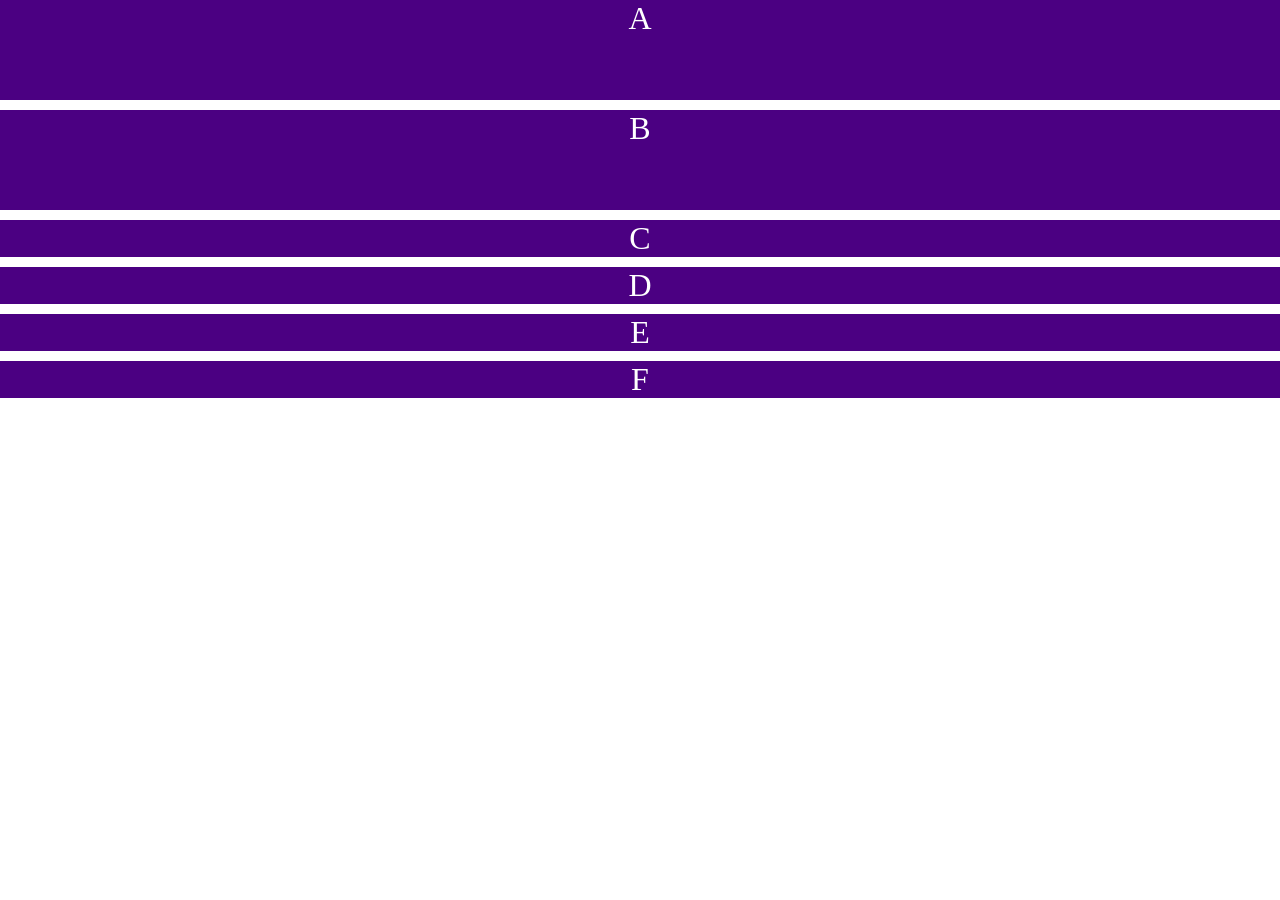
<file: semana 5/cssGRID/INDEX.HTML>
<!DOCTYPE html>
<html lang="en">
<head>
    <meta charset="UTF-8">
    <meta name="viewport" content="width=device-width, initial-scale=1.0">
    <title>CSSGRID</title>
    <link rel="stylesheet" href="./XD.CSS">
</head>
<body>
    <div class="container">
        <div class="lista">A</div>
        <div class="lista">B</div>
        <div class="lista">C</div>
        <div class="lista">D</div>
        <div class="lista">E</div>
        <div class="lista">F</div>
    </div>
</body>
</html>
</file>
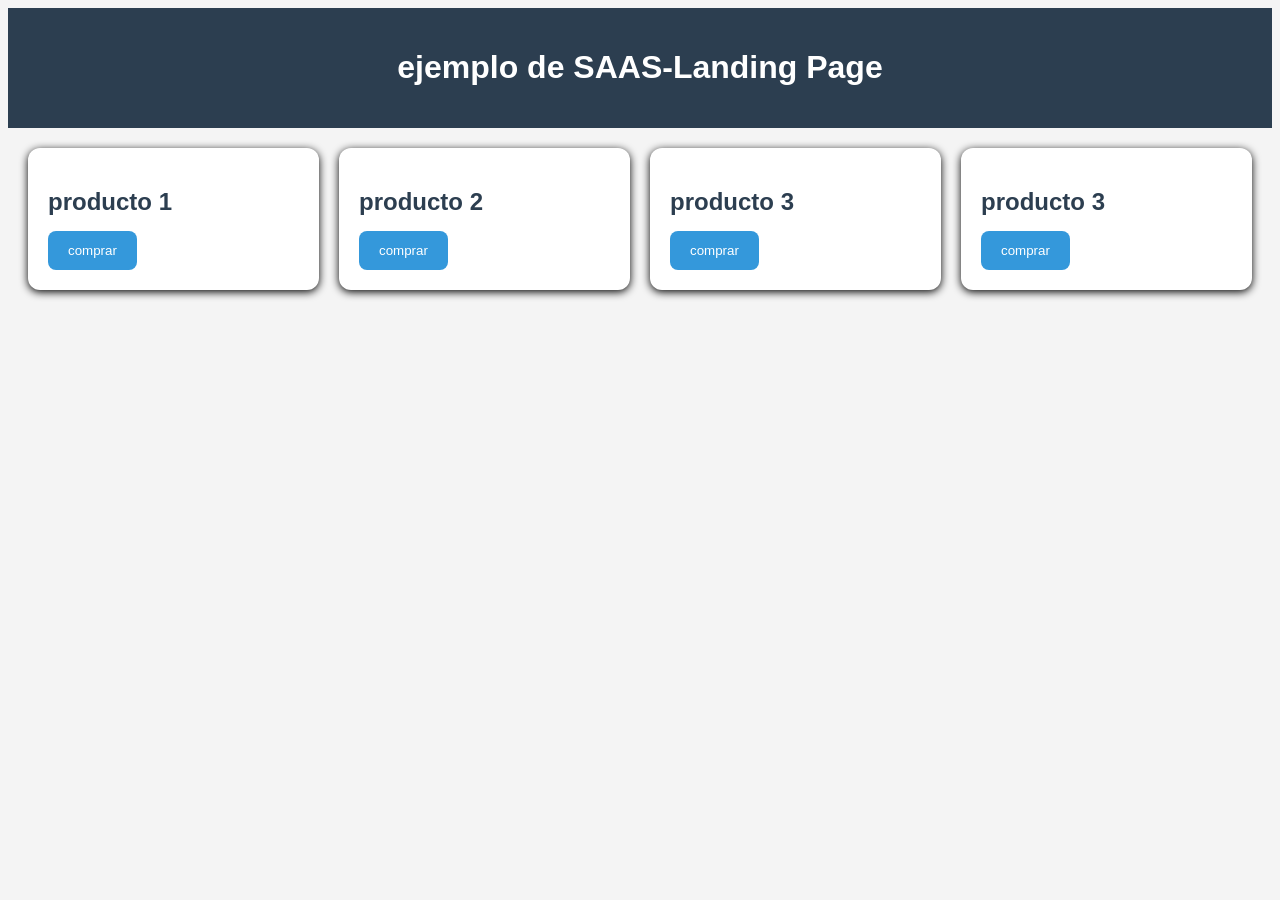
<file: semana 5/saas/index.html>
<!DOCTYPE html>
<html lang="en">
<head>
    <meta charset="UTF-8">
    <meta name="viewport" content="width=device-width, initial-scale=1.0">
    <title>Document</title>
    <link rel="stylesheet" href="./css/style.css">
</head>
<body>
    <header>
        <h1> ejemplo de SAAS-Landing Page</h1>
    </header>

    <section class="cards">
        <div class="card">
            <h2>producto 1</h2>
            <button class="btn-primary">
                comprar
            </button>
        </div>
        <div class="card">
            <h2>producto 2</h2>
            <button class="btn-primary">
                comprar
            </button>
        </div>
        <div class="card">
            <h2>producto 3</h2>
            <button class="btn-primary">
                comprar
            </button>
        </div>
               
        <div class="card">
            <h2>producto 3</h2>
            <button class="btn-primary">
                comprar
            </button>
        </div>
    </section>
</body>
</html>
</file>
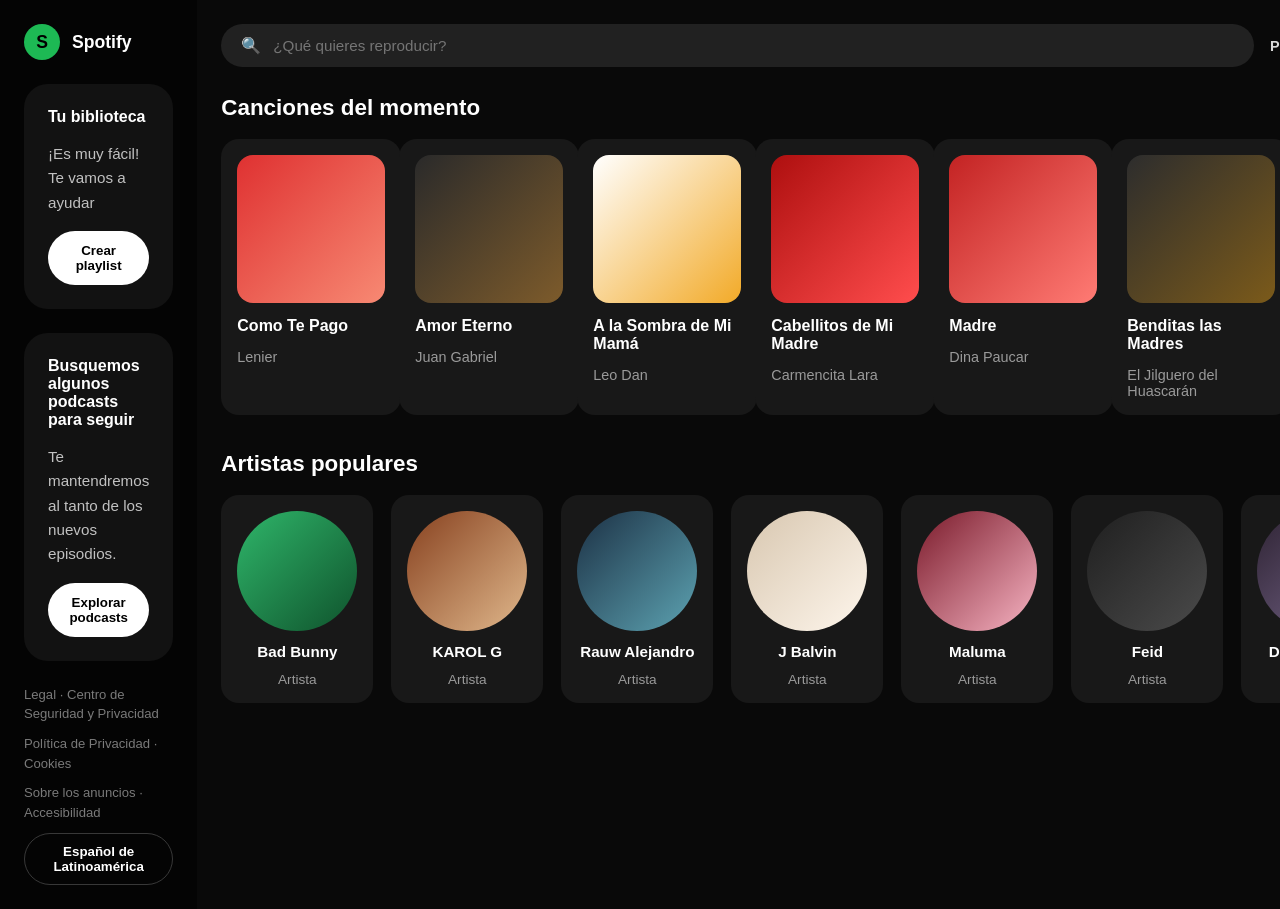
<file: semana 5/spoty/index.html>
<!DOCTYPE html>
<html lang="es">
<head>
    <meta charset="UTF-8">
    <meta name="viewport" content="width=device-width, initial-scale=1.0">
    <title>Spoty</title>
    <link rel="stylesheet" href="./styles.css">
</head>
<body>
    <div class="spotify-app">
        <aside class="sidebar">
            <div class="sidebar-logo">
                <span class="logo-icon">S</span>
                <span>Spotify</span>
            </div>

            <div class="sidebar-section">
                <p class="sidebar-title">Tu biblioteca</p>
                <p class="sidebar-text">¡Es muy fácil! Te vamos a ayudar</p>
                <button class="primary-btn">Crear playlist</button>
            </div>

            <div class="sidebar-section">
                <p class="sidebar-title">Busquemos algunos podcasts para seguir</p>
                <p class="sidebar-text">Te mantendremos al tanto de los nuevos episodios.</p>
                <button class="primary-btn">Explorar podcasts</button>
            </div>

            <div class="sidebar-footer">
                <p>Legal · Centro de Seguridad y Privacidad</p>
                <p>Política de Privacidad · Cookies</p>
                <p>Sobre los anuncios · Accesibilidad</p>
                <button class="secondary-btn">Español de Latinoamérica</button>
            </div>
        </aside>

        <main class="content">
            <header class="topbar">
                <div class="search-bar">
                    <span class="search-icon">🔍</span>
                    <input type="text" placeholder="¿Qué quieres reproducir?">
                </div>
                <div class="top-links">
                    <a href="#">Premium</a>
                    <a href="#">Ayuda</a>
                    <a href="#">Descargar</a>
                    <button class="login-btn">Iniciar sesión</button>
                </div>
            </header>

            <section class="section cards-section">
                <div class="section-title-row">
                    <h2>Canciones del momento</h2>
                    <a href="#">Mostrar todo</a>
                </div>
                <div class="card-grid">
                    <article class="music-card">
                        <div class="music-cover cover-1"></div>
                        <h3>Como Te Pago</h3>
                        <p>Lenier</p>
                    </article>
                    <article class="music-card">
                        <div class="music-cover cover-2"></div>
                        <h3>Amor Eterno</h3>
                        <p>Juan Gabriel</p>
                    </article>
                    <article class="music-card">
                        <div class="music-cover cover-3"></div>
                        <h3>A la Sombra de Mi Mamá</h3>
                        <p>Leo Dan</p>
                    </article>
                    <article class="music-card">
                        <div class="music-cover cover-4"></div>
                        <h3>Cabellitos de Mi Madre</h3>
                        <p>Carmencita Lara</p>
                    </article>
                    <article class="music-card">
                        <div class="music-cover cover-5"></div>
                        <h3>Madre</h3>
                        <p>Dina Paucar</p>
                    </article>
                    <article class="music-card">
                        <div class="music-cover cover-6"></div>
                        <h3>Benditas las Madres</h3>
                        <p>El Jilguero del Huascarán</p>
                    </article>
                    <article class="music-card">
                        <div class="music-cover cover-7"></div>
                        <h3>Mix Amor Sincero</h3>
                        <p>Grupo Amor Rebelde</p>
                    </article>
                    <article class="music-card">
                        <div class="music-cover cover-8"></div>
                        <h3>Cuando Florezca El Chuño</h3>
                        <p>Armonía 10</p>
                    </article>
                </div>
            </section>

            <section class="section artists-section">
                <div class="section-title-row">
                    <h2>Artistas populares</h2>
                    <a href="#">Mostrar todo</a>
                </div>
                <div class="artists-row">
                    <article class="artist-card">
                        <div class="artist-avatar avatar-1"></div>
                        <h3>Bad Bunny</h3>
                        <p>Artista</p>
                    </article>
                    <article class="artist-card">
                        <div class="artist-avatar avatar-2"></div>
                        <h3>KAROL G</h3>
                        <p>Artista</p>
                    </article>
                    <article class="artist-card">
                        <div class="artist-avatar avatar-3"></div>
                        <h3>Rauw Alejandro</h3>
                        <p>Artista</p>
                    </article>
                    <article class="artist-card">
                        <div class="artist-avatar avatar-4"></div>
                        <h3>J Balvin</h3>
                        <p>Artista</p>
                    </article>
                    <article class="artist-card">
                        <div class="artist-avatar avatar-5"></div>
                        <h3>Maluma</h3>
                        <p>Artista</p>
                    </article>
                    <article class="artist-card">
                        <div class="artist-avatar avatar-6"></div>
                        <h3>Feid</h3>
                        <p>Artista</p>
                    </article>
                    <article class="artist-card">
                        <div class="artist-avatar avatar-7"></div>
                        <h3>Danny Ocean</h3>
                        <p>Artista</p>
                    </article>
                    <article class="artist-card">
                        <div class="artist-avatar avatar-8"></div>
                        <h3>Shakira</h3>
                        <p>Artista</p>
                    </article>
                </div>
            </section>
        </main>
    </div>
</body>
</html>
</file>
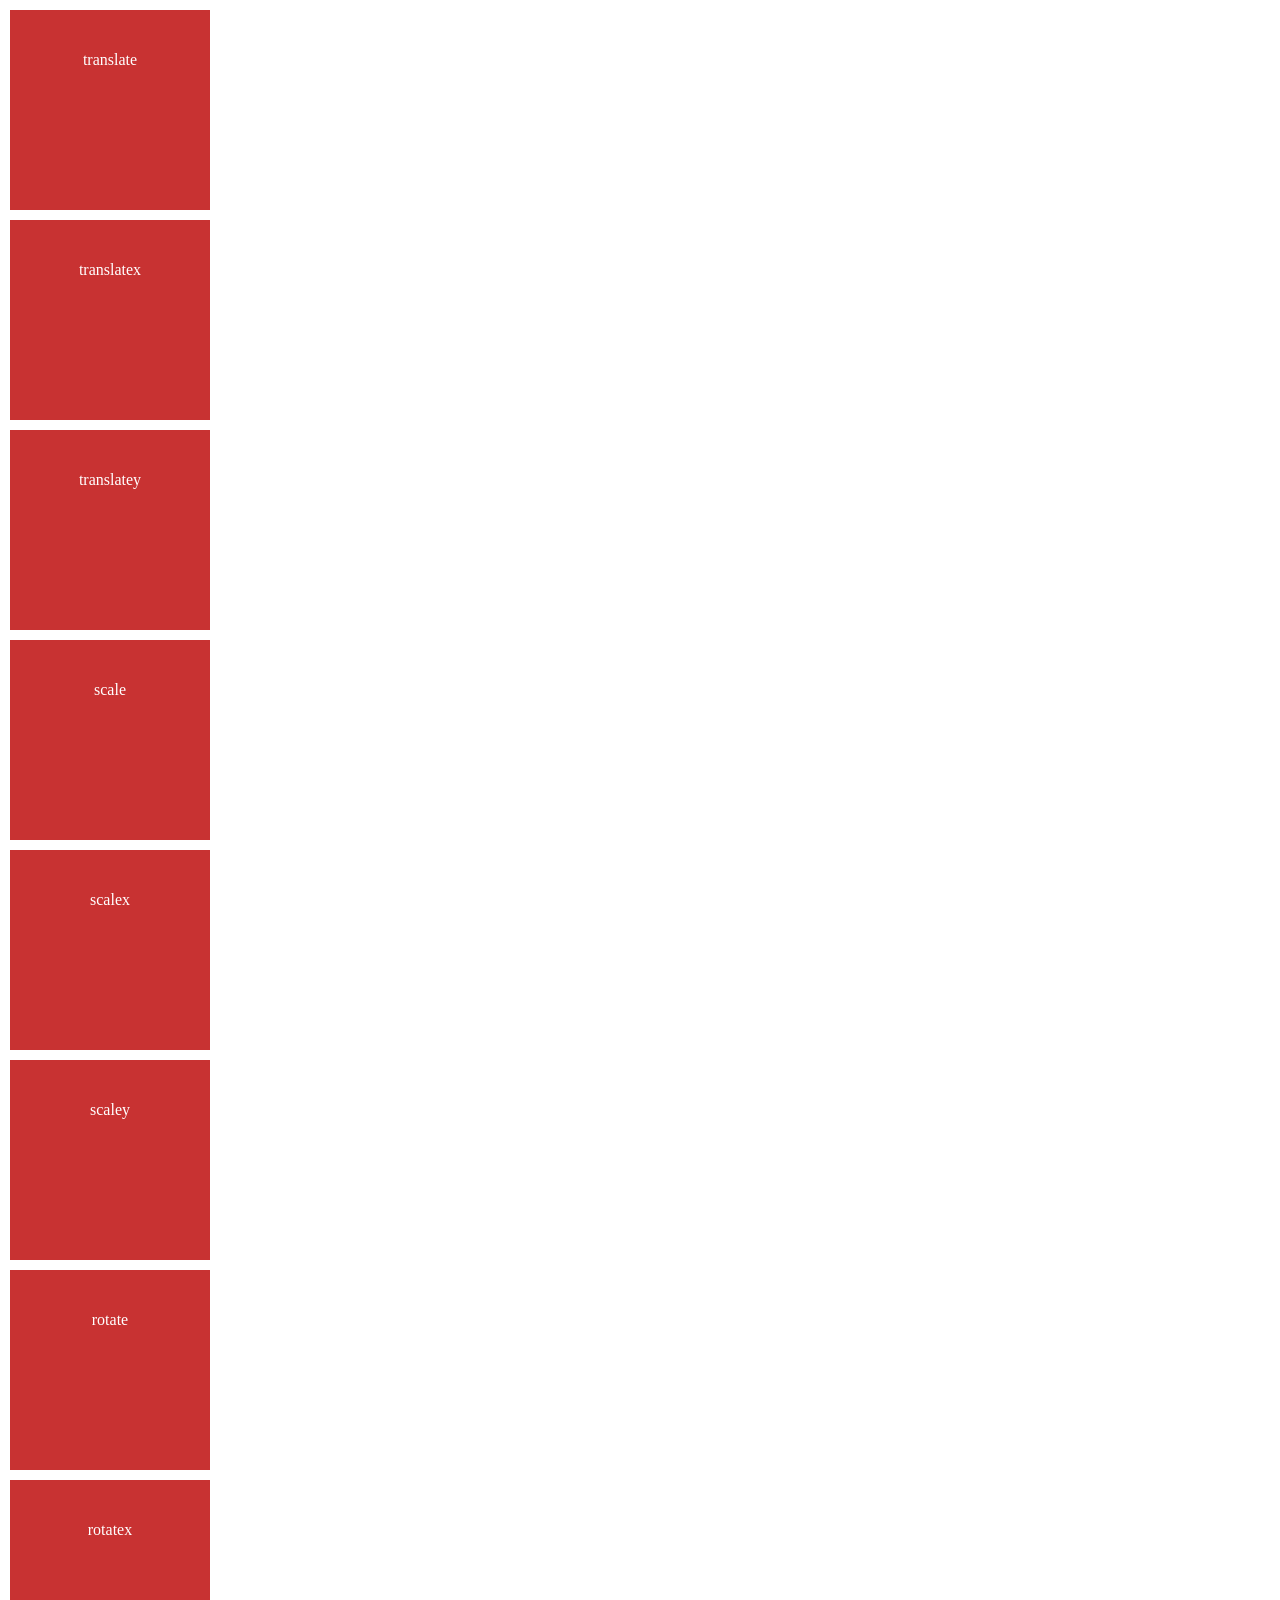
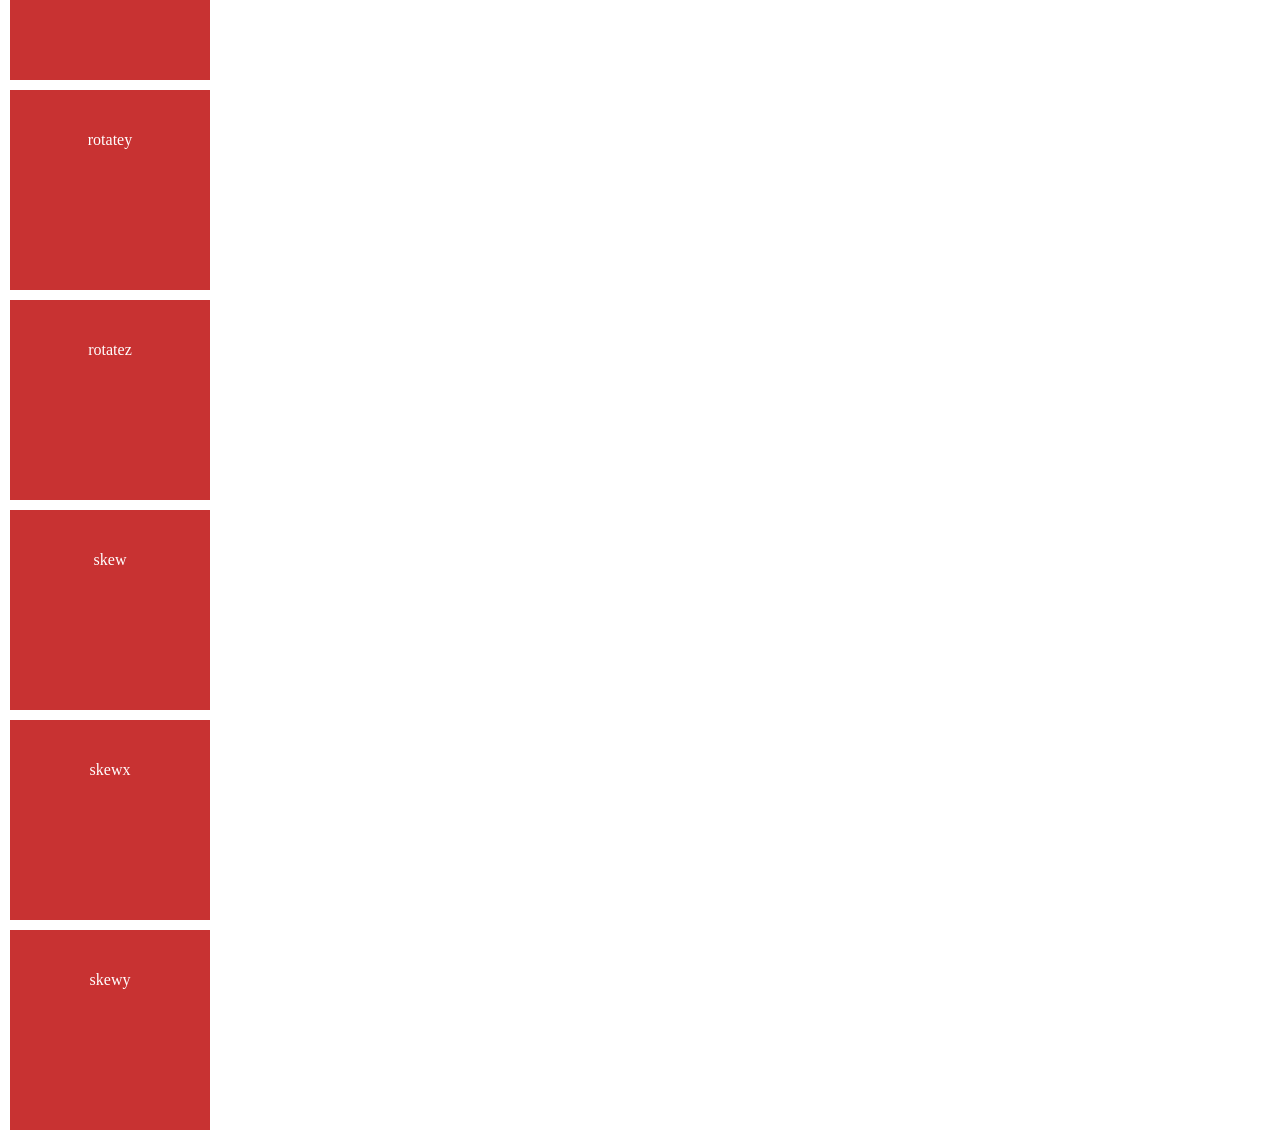
<file: semana 5/transform/index.html>
<!DOCTYPE html>
<html lang="en">
<head>
    <meta charset="UTF-8">
    <meta name="viewport" content="width=device-width, initial-scale=1.0">
    <title>Document</title>
    <link rel="stylesheet" href="./causas.css">
</head>
<body>
    <div class="translate">
        translate
    </div>
    <div class="translatex">
        translatex
    </div>
    <div class="translatey">
        translatey
    </div>
    <div class="scale">
        scale
    </div>
    <div class="scalex">
        scalex
    </div>
    <div class="scaley">
        scaley
    </div>
    <div class="rotate">
        rotate
    </div>
    <div class="rotatex">
        rotatex
    </div>
    <div class="rotatey">
        rotatey
    </div>
        <div class="rotatez">
        rotatez
    </div>
    <div class="skew">
        skew
    </div>
    <div class="skewx">
        skewx
    </div>
    <div class="skewy">
        skewy
    </div>

 
</body>
</html>
</file>
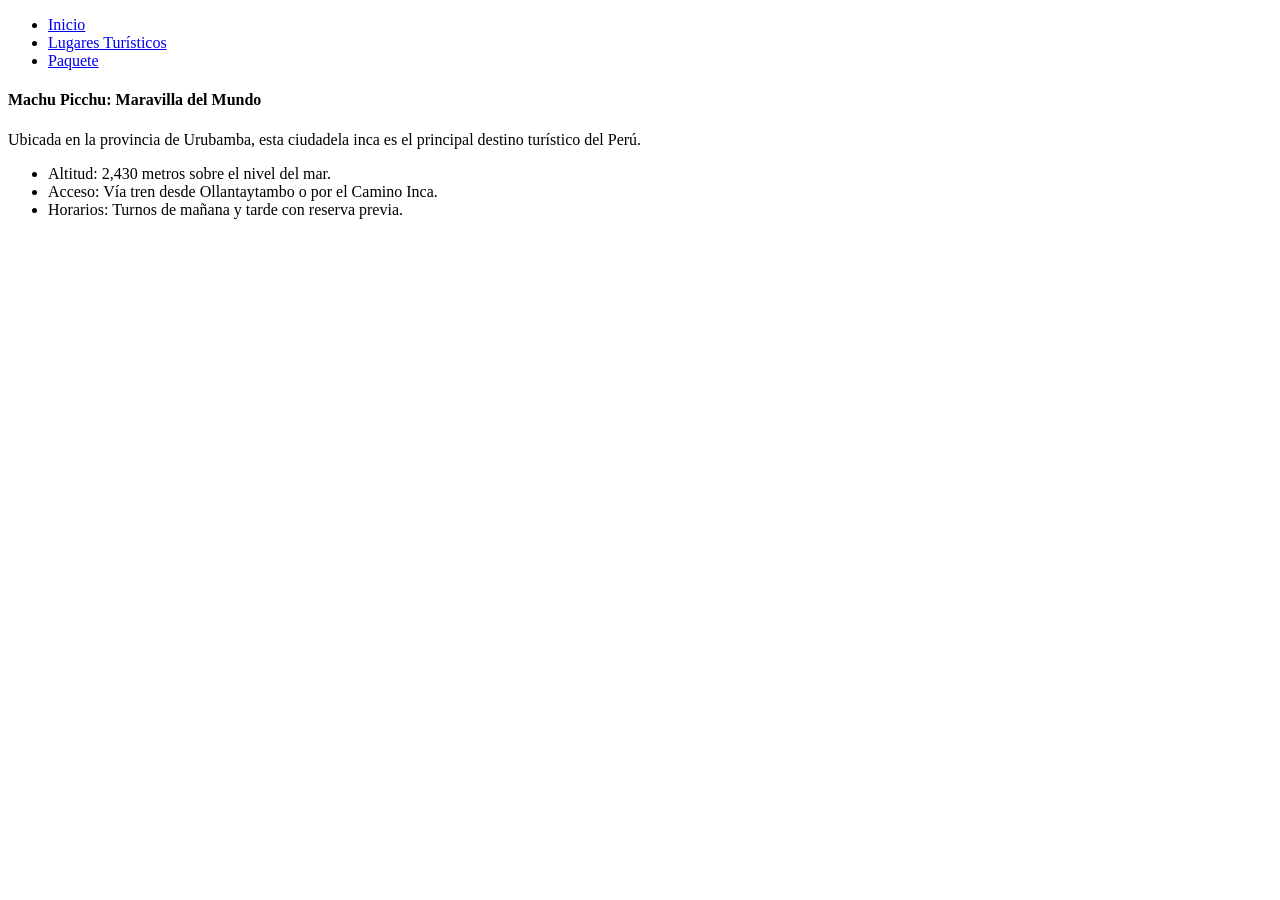
<file: semana 4.1/trabajo.html>
<!DOCTYPE html>
<html lang="en">
<head>
    <meta charset="UTF-8">
    <title>Landing Page</title>
</head>
<body>
    <header>
        <nav>
            <ul>
                <li><a href="#">Inicio</a></li>
                <li><a href="#">Lugares Turísticos</a></li>
                <li><a href="#">Paquete</a></li>
            </ul>
        </nav>
    </header>

    <section>
        <article>
            <!-- Contenido que se actualizará en la rama feature-section -->
             <article>
    <!-- Información 1: Título del destino -->
    <h1>Machu Picchu: Maravilla del Mundo</h1>

    <!-- Información 2: Descripción técnica -->
    <p>Ubicada en la provincia de Urubamba, esta ciudadela inca es el principal destino turístico del Perú.</p>

    <!-- Información 3: Lista de puntos clave -->
    <ul>
        <li>Altitud: 2,430 metros sobre el nivel del mar.</li>
        <li>Acceso: Vía tren desde Ollantaytambo o por el Camino Inca.</li>
        <li>Horarios: Turnos de mañana y tarde con reserva previa.</li>
    </ul>
</article>
        </article>
    </section>

    <footer>
        <!-- Pie de página -->
    </footer>
</body>
</html>
</file>
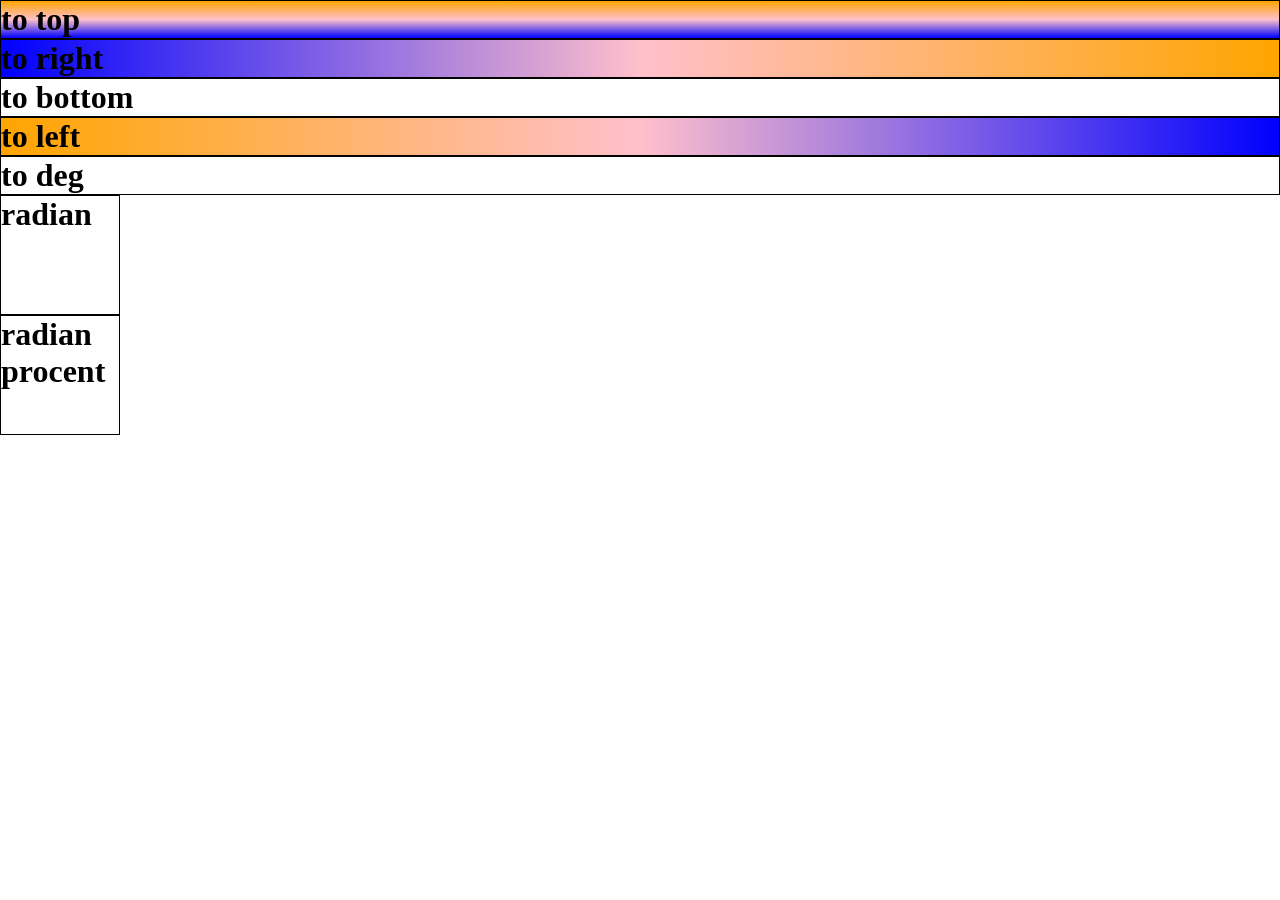
<file: semana 5/degradados/degradados.html>
<!DOCTYPE html>
<html lang="en">
<head>
    <meta charset="UTF-8">
    <meta name="viewport" content="width=device-width, initial-scale=1.0">
    <title>Document</title>
    <link rel="stylesheet" href="./apa.css">
</head>
<body>
    <h1 class="to-top"> 
        to top
    </h1>
        <h1 class="to-right">
            to right
        </h1>
    <h1 class="to-bottom">
        to bottom
    </h1>
    <h1 class="to-left">
        to left
    </h1>
    <h1 class="to-deg">
        to deg
    </h1>
    <h1 class="radian">
        radian
    </h1>
    <h1 class="radian-porcent">
        radian procent
    </h1>
</body>
</html>
</file>
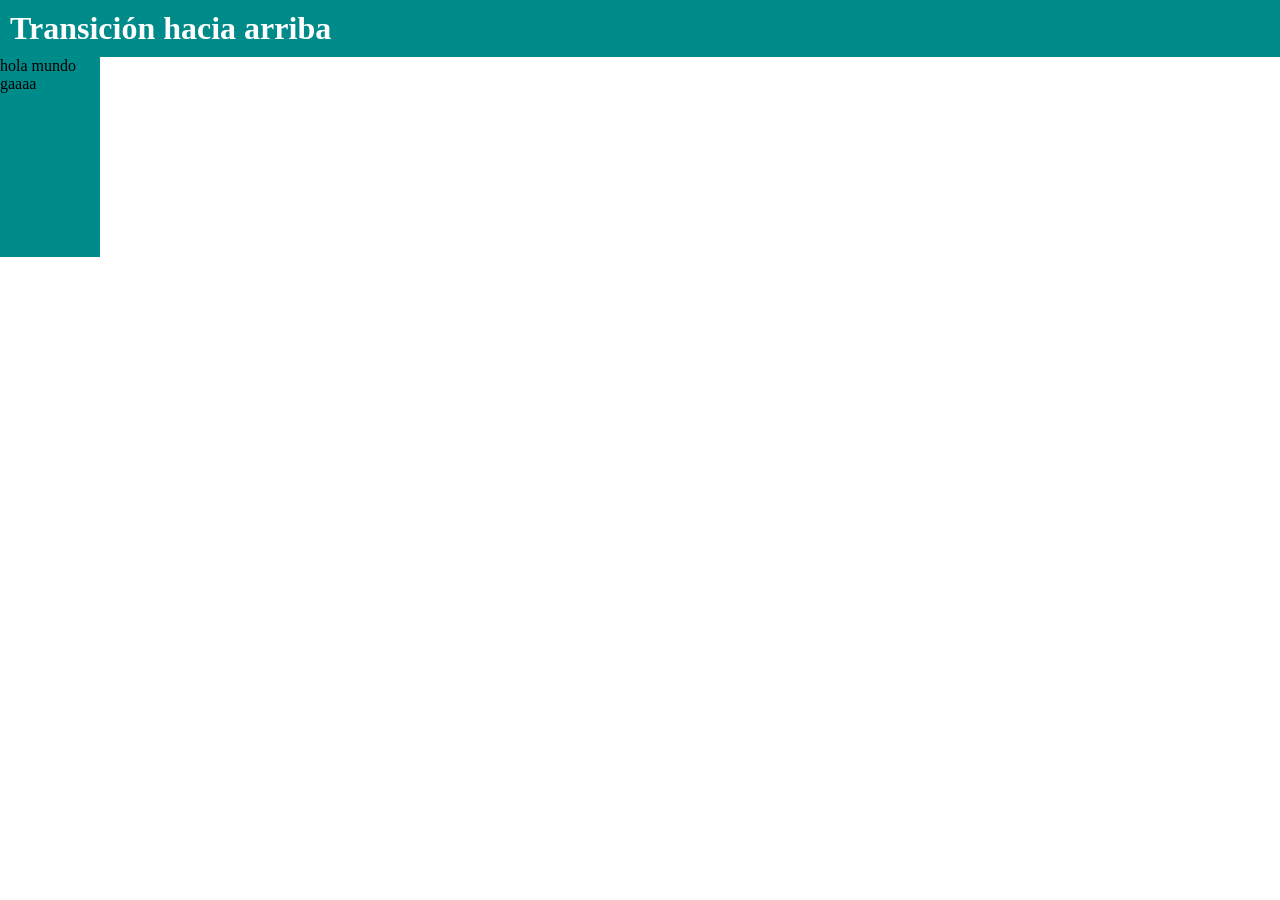
<file: semana 5/transicion/transicion.html>
<!DOCTYPE html>
<html lang="en">
<head>
    <meta charset="UTF-8">
    <meta name="viewport" content="width=device-width, initial-scale=1.0">
    <title>transiciones</title>
    <link rel="stylesheet" href="./wasa.css">
</head>
<body>
    <h1 class="titulo">Transición hacia arriba</h1>
    <div>
        <hi>
            hola mundo gaaaa
        </hi>
    </div>
</body>
</html>
</file>
<file: semana 5/cssGRID/XD.CSS>
*{
        margin: 0;
        padding: 0;
        box-sizing: border-box;
}
.container{
    display: grid;
    /*id-template-columns:  200px 200px 200px;*/
    /*grid-template-columns:  1fr 2fr 1fr;*/
    grid-template-rows: 100px 100px;
    gap: 10px
}
.lista{
    background-color: indigo;
    font-size: 2rem;
    color: white;
    text-align: center;
}
</file>
<file: semana 5/saas/css/style.css>
body {
  font-family: arial, sans-serif;
  background: #f4f4f4;
}

img {
  max-width: 100%;
}

.container {
  width: 90%;
  margin: auto;
}

.cards {
  display: grid;
  grid-template-columns: repeat(auto-fit, minmax(250px, 1fr));
  flex-wrap: wrap;
  gap: 20px;
  padding: 20px;
}
.cards .card {
  flex: 0 0 calc(25% - 20px);
  max-width: 350px;
  background: white;
  padding: 20px;
  border-radius: 12px;
  box-shadow: 0 2px 8px rgb(0, 0, 0.2);
  transition: 0.3s;
}
.cards:hover {
  transform: translateY(-5px);
}
.cards h2 {
  color: #2c3e50;
  margin-bottom: 15px;
}
.cards p {
  margin-bottom: 20px;
  line-height: 1.5;
}
@media (max-width: 768px) {
  .cards .card {
    flex: 1 1 calc(50% - 10px);
  }
}
@media (max-width: 576px) {
  .cards {
    padding: 20px;
  }
  .cards .card {
    flex: 1 1 100%;
  }
}

header {
  background: #2c3e50;
  color: white;
  padding: 20px;
}
header h1 {
  text-align: center;
  font-size: 2rem;
}
header p {
  text-align: center;
  font-size: 10px;
}
@media (max-width: 576px) {
  header h1 {
    font-size: 1.5rem;
  }
}

.btn, .btn-primary {
  padding: 12px 20px;
  border: none;
  cursor: pointer;
  border-radius: 8px;
  transition: 0.3s;
}

.btn-primary {
  background: #3498db;
  color: white;
}

&:hover {
  background: darkblue;
}

/*# sourceMappingURL=style.css.map */
</file>
<file: semana 5/spoty/styles.css>
* {
    margin: 0;
    padding: 0;
    box-sizing: border-box;
}
body {
    font-family: Arial, sans-serif;
    background: #090909;
    color: #ffffff;
}
.spotify-app {
    display: flex;
    min-height: 100vh;
}
.sidebar {
    width: 280px;
    background: #040404;
    padding: 24px;
    display: flex;
    flex-direction: column;
    gap: 24px;
}
.sidebar-logo {
    display: flex;
    align-items: center;
    gap: 12px;
    color: #ffffff;
    font-size: 1.1rem;
    font-weight: 700;
}
.logo-icon {
    width: 36px;
    height: 36px;
    border-radius: 50%;
    background: #1db954;
    display: grid;
    place-items: center;
    font-weight: bold;
    color: #000;
}
.sidebar-section {
    background: #121212;
    border-radius: 24px;
    padding: 24px;
    display: flex;
    flex-direction: column;
    gap: 16px;
}
.sidebar-title {
    font-size: 1rem;
    font-weight: 700;
}
.sidebar-text {
    color: #c1c1c1;
    line-height: 1.6;
    font-size: 0.95rem;
}
.primary-btn,
.secondary-btn,
.login-btn {
    border: none;
    border-radius: 999px;
    cursor: pointer;
    font-weight: 700;
}
.primary-btn {
    background: #ffffff;
    color: #000000;
    padding: 12px 20px;
}
.secondary-btn {
    background: transparent;
    border: 1px solid #383838;
    color: #ffffff;
    padding: 10px 20px;
}
.sidebar-footer {
    margin-top: auto;
    display: flex;
    flex-direction: column;
    gap: 10px;
    font-size: 0.82rem;
    color: #7a7a7a;
    line-height: 1.5;
}
.content {
    flex: 1;
    padding: 24px;
    display: flex;
    flex-direction: column;
    gap: 28px;
}
.topbar {
    display: flex;
    justify-content: space-between;
    align-items: center;
    gap: 16px;
}
.search-bar {
    flex: 1;
    display: flex;
    align-items: center;
    gap: 12px;
    background: #212121;
    border-radius: 999px;
    padding: 12px 20px;
}
.search-bar input {
    width: 100%;
    border: none;
    background: transparent;
    color: #ffffff;
    font-size: 0.95rem;
    outline: none;
}
.search-icon {
    color: #b3b3b3;
}
.top-links {
    display: flex;
    align-items: center;
    gap: 18px;
    flex-wrap: wrap;
}
.top-links a,
.top-links button {
    color: #d9d9d9;
    text-decoration: none;
    background: transparent;
    border: none;
    cursor: pointer;
    font-weight: 600;
    font-size: 0.9rem;
}
.login-btn {
    background: #ffffff;
    color: #000000;
    padding: 10px 18px;
}
.section {
    display: flex;
    flex-direction: column;
    gap: 18px;
}
.section-title-row {
    display: flex;
    justify-content: space-between;
    align-items: center;
    gap: 16px;
}
.section-title-row h2 {
    font-size: 1.4rem;
}
.section-title-row a {
    color: #c4c4c4;
    text-decoration: none;
    font-size: 0.95rem;
}
.card-grid {
    display: grid;
    grid-auto-flow: column;
    grid-auto-columns: minmax(180px, 1fr);
    gap: 18px;
    overflow-x: auto;
    padding-bottom: 8px;
}
.music-card {
    background: #181818;
    border-radius: 18px;
    padding: 16px;
    display: flex;
    flex-direction: column;
    gap: 14px;
    min-width: 180px;
}
.music-cover {
    width: 100%;
    aspect-ratio: 1 / 1;
    border-radius: 16px;
    background-size: cover;
    background-position: center;
}
.music-card h3 {
    font-size: 1rem;
    margin: 0;
}
.music-card p {
    margin: 0;
    font-size: 0.9rem;
    color: #9a9a9a;
}
.cover-1 { background: linear-gradient(135deg, #df3131 0%, #f78973 100%);} 
.cover-2 { background: linear-gradient(135deg, #2a2a2a 0%, #7d5b2b 100%);} 
.cover-3 { background: linear-gradient(135deg, #ffffff 0%, #f2aa28 100%);} 
.cover-4 { background: linear-gradient(135deg, #ae0f0f 0%, #ff4d4d 100%);} 
.cover-5 { background: linear-gradient(135deg, #c32323 0%, #ff7b74 100%);} 
.cover-6 { background: linear-gradient(135deg, #2d2d2d 0%, #7b5a1a 100%);} 
.cover-7 { background: linear-gradient(135deg, #aac72c 0%, #3f6022 100%);} 
.cover-8 { background: linear-gradient(135deg, #ba5f13 0%, #f3b65b 100%);} 
.artists-row {
    display: flex;
    gap: 18px;
    overflow-x: auto;
    padding-bottom: 8px;
}
.artist-card {
    min-width: 140px;
    display: flex;
    flex-direction: column;
    gap: 12px;
    align-items: center;
    background: #181818;
    border-radius: 18px;
    padding: 16px;
}
.artist-avatar {
    width: 120px;
    height: 120px;
    border-radius: 50%;
    background-size: cover;
    background-position: center;
}
.avatar-1 { background: linear-gradient(135deg, #2fb66a 0%, #0f522c 100%);}  
.avatar-2 { background: linear-gradient(135deg, #87411f 0%, #e0b88c 100%);}  
.avatar-3 { background: linear-gradient(135deg, #1c3145 0%, #5da3b2 100%);}  
.avatar-4 { background: linear-gradient(135deg, #d8c7b0 0%, #fef6ec 100%);}  
.avatar-5 { background: linear-gradient(135deg, #7a1a2a 0%, #f7b4c3 100%);}  
.avatar-6 { background: linear-gradient(135deg, #1f1f1f 0%, #4b4b4b 100%);}  
.avatar-7 { background: linear-gradient(135deg, #2e2333 0%, #7b6a8f 100%);}  
.avatar-8 { background: linear-gradient(135deg, #273038 0%, #4a6d87 100%);}  
.artist-card h3 {
    font-size: 0.95rem;
    margin: 0;
}
.artist-card p {
    margin: 0;
    color: #9a9a9a;
    font-size: 0.85rem;
}
@media (max-width: 1280px) {
    .card-grid {
        grid-auto-columns: minmax(160px, 1fr);
    }
}
@media (max-width: 980px) {
    .spotify-app {
        flex-direction: column;
    }
    .sidebar {
        width: 100%;
    }
    .topbar {
        flex-direction: column;
        align-items: stretch;
    }
    .top-links {
        justify-content: flex-start;
    }
}
@media (max-width: 700px) {
    .card-grid {
        grid-auto-columns: minmax(140px, 1fr);
    }
    .artist-card {
        min-width: 120px;
    }
}
@media (max-width: 520px) {
    .card-grid {
        grid-auto-columns: minmax(100%, 1fr);
    }
}
</file>
<file: semana 5/transform/causas.css>
* {
    margin: 0;
    padding: 0;
    box-sizing: border-box;
}
div{
    width: 200px;
    height: 200px;
    background-color: #c83232;
    margin: 10px;
    color: white;
    text-align: center;
    line-height: 100px;
    transition: all 1s ease;
}
&.translate{
    &:hover {
        transform: translate(40px, 20px);
    }
}
&.translateX{
    &:hover {
        transform: translateX(40px);
    }
}
&.translateY{
    &:hover {
        transform: translateY(20px);
    }
}
&.scale{
    &:hover {
        transform: scale(2,2);
    }
}
&.scaleX{
    &:hover {
        transform: scaleX(2);
    }
}
&.scaleY{
    &:hover {
        transform: scaleY(3);
    }
}
&.rotate{
    &:hover {
        transform: rotate(2turn);
    }
}
&.rotateX{
    &:hover {
        transform: rotateX(1turn);
    }
}
&.rotateY{
    &:hover {
        transform: rotateY(2turn);
    }
}
&.rotateZ{
    &:hover {
        transform: rotateZ(1turn);
    }
}
&.skew{
    &:hover {
        transform: skew(10deg, 10deg);
    }
}
&.skewX{
    &:hover {
        transform: skewX(30deg);
    }
}
&.skewY{
    &:hover {
        transform: skewY(30deg);
    }
}
</file>
<file: semana 5/degradados/apa.css>
* {
    margin: 0;
    padding: 0;
    box-sizing: border-box;
}
.to-top {
    border: 1px solid;
    background: linear-gradient(to top,blue, pink,orange);
}
.to-right {
    border: 1px solid;
    background: linear-gradient(to right,blue, pink,orange);
}
.to-left {
    border: 1px solid;
    background: linear-gradient(to left,blue, pink,orange);
}
.to-bottom {
    border: 1px solid;
    background: linear-gradient(to solid,blue, pink,orange);
}
.to-deg{
    border: 1px solid;
    background: linear-gradient(to deg,red 50%, green 25%,orange);
}
.radian {
    border: 1px solid;
    background: linear-gradient(radiant,red, green,orange);
    width: 120px;
    height: 120px;
}
.radian-porcent{
    border: 1px solid;
    background: linear-gradient(radian-porcent,red 10%, green 20%,orange);
    width: 120px;
    height: 120px;
}
</file>
<file: semana 5/transicion/wasa.css>
*{
    margin: 0;
    padding: 0;
    box-sizing: border-box;
}
div {
    transition-duration: 0.5s;
    width: 100px;
    height: 200px;
    background: darkcyan;
}
div:hover {
    background: gold;
}
.titulo {
    color: white;
    background: darkcyan;
    transition-property: color;
    transition-duration: 0.5s;
    padding: 10px;
    transition-timing-function: ease;
    transition-delay: 1;
}
.titulo:hover {
    color: gold;
}
</file>
